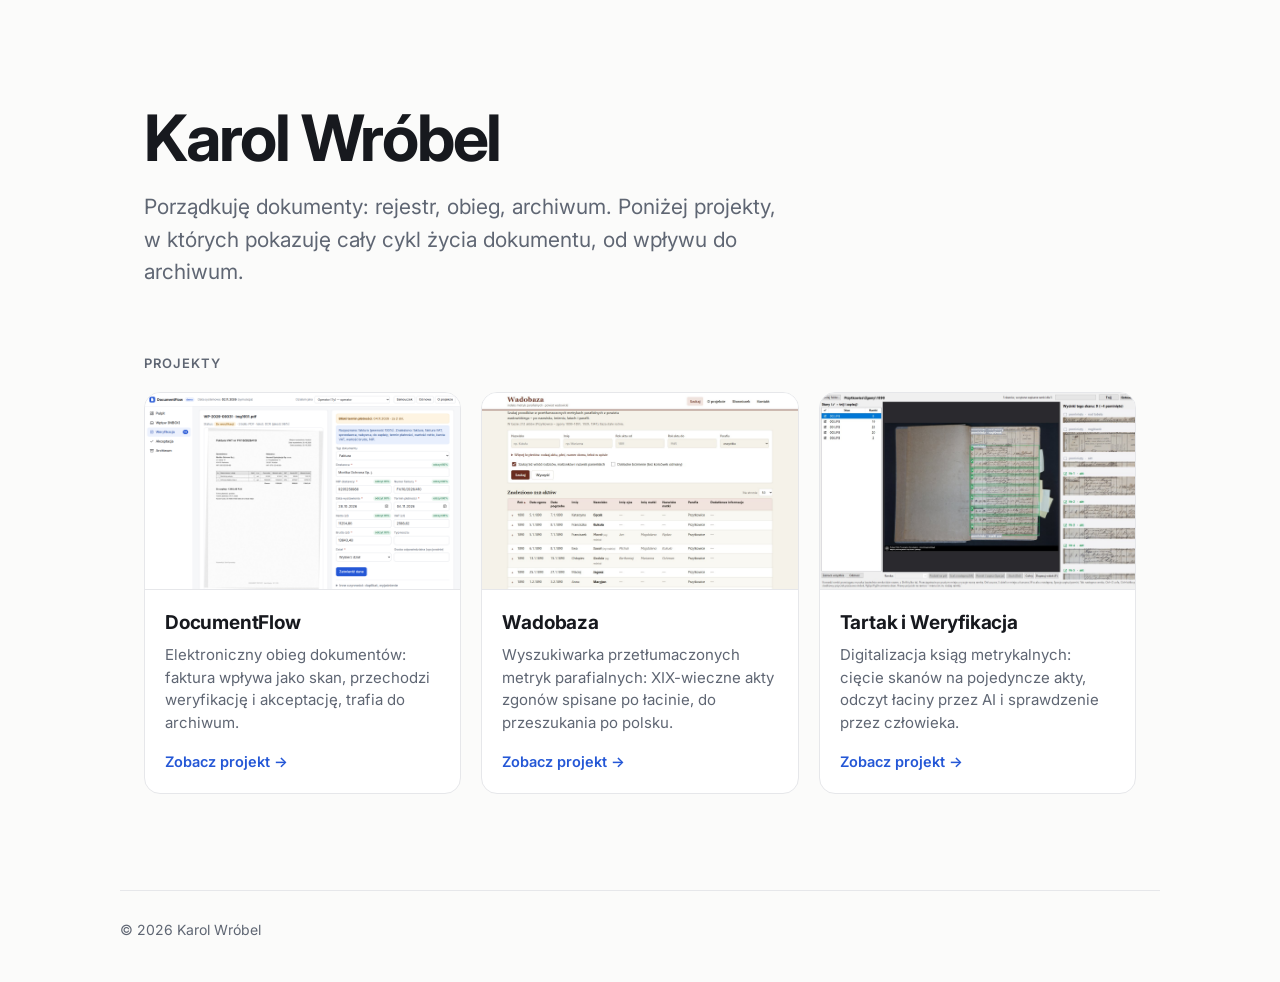
<file: index.html>
<!doctype html>
<html lang="pl">
<head>
<meta charset="utf-8">
<meta name="viewport" content="width=device-width, initial-scale=1">
<title>Karol Wróbel</title>
<meta name="description" content="Porządkuję dokumenty: rejestr, obieg, archiwum. Projekty pokazujące cały cykl życia dokumentu, od wpływu do archiwum.">
<meta property="og:title" content="Karol Wróbel">
<meta property="og:description" content="Porządkuję dokumenty: rejestr, obieg, archiwum.">
<meta property="og:image" content="documentflow/zrzut.png">
<link rel="icon" href="data:image/svg+xml,%3Csvg xmlns='http://www.w3.org/2000/svg' viewBox='0 0 32 32'%3E%3Crect width='32' height='32' rx='8' fill='%2317191e'/%3E%3Ctext x='16' y='21.5' font-family='Arial' font-weight='700' font-size='14' fill='white' text-anchor='middle'%3EKW%3C/text%3E%3C/svg%3E">
<link rel="preconnect" href="https://fonts.googleapis.com">
<link rel="preconnect" href="https://fonts.gstatic.com" crossorigin>
<link href="https://fonts.googleapis.com/css2?family=Inter:wght@400;500;600;700&display=swap" rel="stylesheet">
<link rel="stylesheet" href="style.css?v=202610231510">
</head>
<body>
<main class="strona">
  <header class="hero">
    <h1>Karol Wróbel</h1>
    <p>Porządkuję dokumenty: rejestr, obieg, archiwum. Poniżej projekty, w których pokazuję cały cykl życia dokumentu, od wpływu do archiwum.</p>
  </header>

  <section aria-labelledby="projekty">
    <h2 class="etykieta" id="projekty">Projekty</h2>
    <div class="projekty">
      <a class="projekt" href="documentflow/">
        <div class="miniatura"><img src="documentflow/zrzut.png" alt="Ekran weryfikacji dokumentu w aplikacji DocumentFlow" width="1440" height="900"></div>
        <div class="tresc">
          <h2>DocumentFlow</h2>
          <p>Elektroniczny obieg dokumentów: faktura wpływa jako skan, przechodzi weryfikację i akceptację, trafia do archiwum.</p>
          <span class="wiecej">Zobacz projekt →</span>
        </div>
      </a>
      <a class="projekt" href="wadobaza-projekt/">
        <div class="miniatura"><img src="wadobaza-projekt/zrzut.jpg" alt="Wyszukiwarka aktów zgonów w Wadobazie" width="1440" height="900" loading="lazy"></div>
        <div class="tresc">
          <h2>Wadobaza</h2>
          <p>Wyszukiwarka przetłumaczonych metryk parafialnych: XIX-wieczne akty zgonów spisane po łacinie, do przeszukania po polsku.</p>
          <span class="wiecej">Zobacz projekt →</span>
        </div>
      </a>
      <a class="projekt" href="tartak/">
        <div class="miniatura"><img src="tartak/zrzut-tartak.jpg" alt="Tartak: skan strony księgi z ramkami wokół kolejnych aktów" width="1484" height="861" loading="lazy"></div>
        <div class="tresc">
          <h2>Tartak i Weryfikacja</h2>
          <p>Digitalizacja ksiąg metrykalnych: cięcie skanów na pojedyncze akty, odczyt łaciny przez AI i sprawdzenie przez człowieka.</p>
          <span class="wiecej">Zobacz projekt →</span>
        </div>
      </a>
    </div>
  </section>
</main>
<footer class="strona stopka">© 2026 Karol Wróbel</footer>
</body>
</html>
</file>
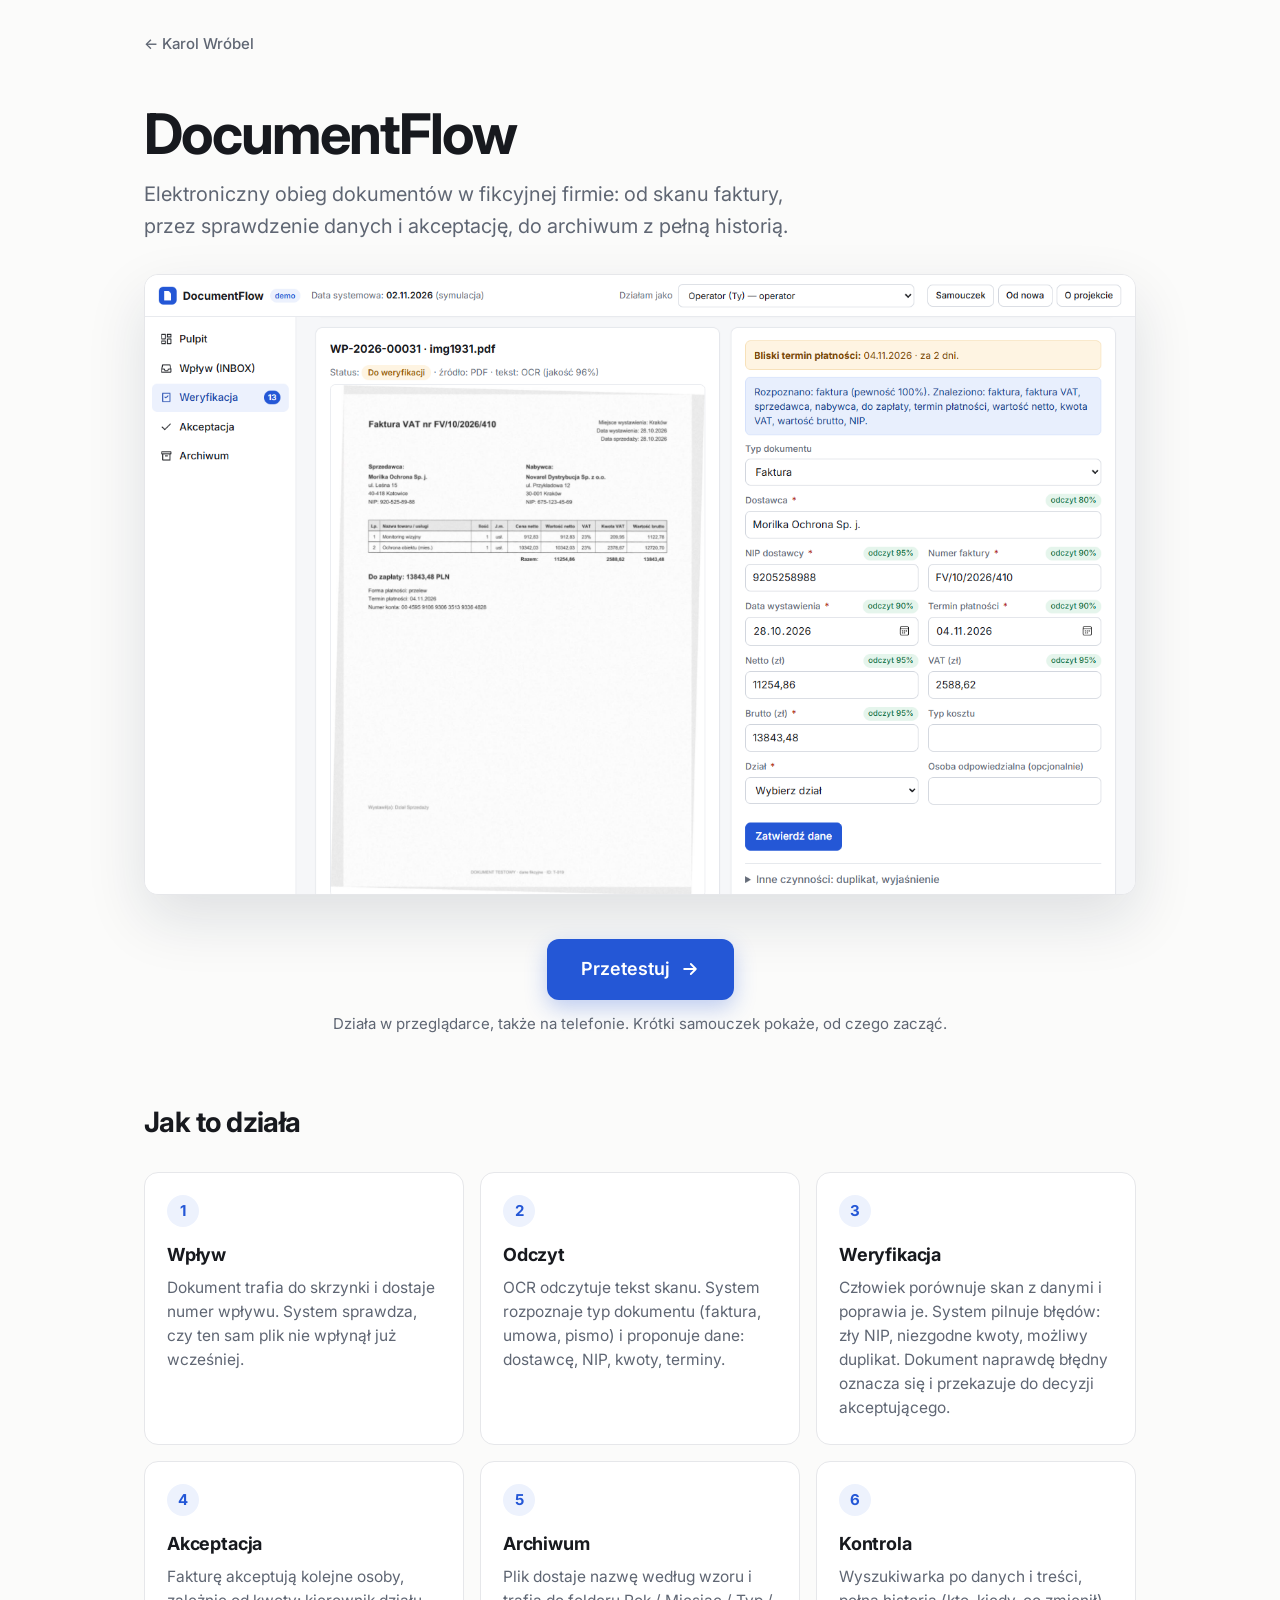
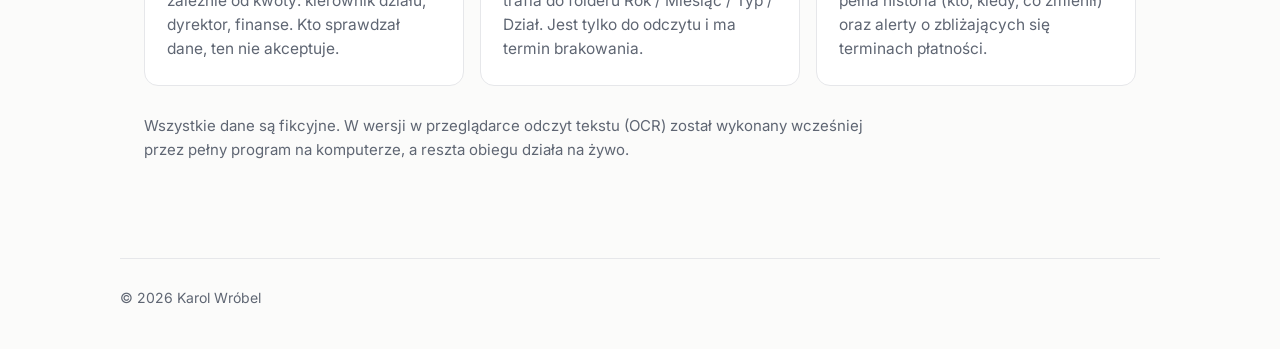
<file: documentflow/index.html>
<!doctype html>
<html lang="pl">
<head>
<meta charset="utf-8">
<meta name="viewport" content="width=device-width, initial-scale=1">
<title>DocumentFlow · Karol Wróbel</title>
<meta name="description" content="Elektroniczny obieg dokumentów: wpływ, odczyt, weryfikacja, akceptacja i archiwum. Demo do przetestowania w przeglądarce.">
<meta property="og:title" content="DocumentFlow · Karol Wróbel">
<meta property="og:image" content="zrzut.png">
<link rel="icon" href="data:image/svg+xml,%3Csvg xmlns='http://www.w3.org/2000/svg' viewBox='0 0 32 32'%3E%3Crect width='32' height='32' rx='8' fill='%2317191e'/%3E%3Ctext x='16' y='21.5' font-family='Arial' font-weight='700' font-size='14' fill='white' text-anchor='middle'%3EKW%3C/text%3E%3C/svg%3E">
<link rel="preconnect" href="https://fonts.googleapis.com">
<link rel="preconnect" href="https://fonts.gstatic.com" crossorigin>
<link href="https://fonts.googleapis.com/css2?family=Inter:wght@400;500;600;700&display=swap" rel="stylesheet">
<link rel="stylesheet" href="../style.css?v=202610231510">
</head>
<body>
<main class="strona">
  <a class="wstecz" href="../">← Karol Wróbel</a>

  <header class="projekt-naglowek">
    <h1>DocumentFlow</h1>
    <p>Elektroniczny obieg dokumentów w fikcyjnej firmie: od skanu faktury, przez sprawdzenie danych i akceptację, do archiwum z pełną historią.</p>
  </header>

  <div class="zrzut"><img src="zrzut.png" alt="Ekran weryfikacji: po lewej skan faktury, po prawej dane odczytane przez system do sprawdzenia" width="1440" height="900"></div>

  <div class="przetestuj">
    <a class="btn-duzy" href="demo/">
      Przetestuj
      <svg viewBox="0 0 24 24" fill="none" stroke="currentColor" stroke-width="2.2" stroke-linecap="round" stroke-linejoin="round" aria-hidden="true"><path d="M5 12h14M13 6l6 6-6 6"/></svg>
    </a>
    <p>Działa w przeglądarce, także na telefonie. Krótki samouczek pokaże, od czego zacząć.</p>
  </div>

  <section class="workflow" aria-labelledby="jak">
    <h2 id="jak">Jak to działa</h2>
    <ol class="kroki">
      <li class="krok"><h3>Wpływ</h3><p>Dokument trafia do skrzynki i dostaje numer wpływu. System sprawdza, czy ten sam plik nie wpłynął już wcześniej.</p></li>
      <li class="krok"><h3>Odczyt</h3><p>OCR odczytuje tekst skanu. System rozpoznaje typ dokumentu (faktura, umowa, pismo) i proponuje dane: dostawcę, NIP, kwoty, terminy.</p></li>
      <li class="krok"><h3>Weryfikacja</h3><p>Człowiek porównuje skan z danymi i poprawia je. System pilnuje błędów: zły NIP, niezgodne kwoty, możliwy duplikat. Dokument naprawdę błędny oznacza się i przekazuje do decyzji akceptującego.</p></li>
      <li class="krok"><h3>Akceptacja</h3><p>Fakturę akceptują kolejne osoby, zależnie od kwoty: kierownik działu, dyrektor, finanse. Kto sprawdzał dane, ten nie akceptuje.</p></li>
      <li class="krok"><h3>Archiwum</h3><p>Plik dostaje nazwę według wzoru i trafia do folderu Rok / Miesiąc / Typ / Dział. Jest tylko do odczytu i ma termin brakowania.</p></li>
      <li class="krok"><h3>Kontrola</h3><p>Wyszukiwarka po danych i treści, pełna historia (kto, kiedy, co zmienił) oraz alerty o zbliżających się terminach płatności.</p></li>
    </ol>
    <p class="dopisek">Wszystkie dane są fikcyjne. W wersji w przeglądarce odczyt tekstu (OCR) został wykonany wcześniej przez pełny program na komputerze, a reszta obiegu działa na żywo.</p>
  </section>
</main>
<footer class="strona stopka">© 2026 Karol Wróbel</footer>
</body>
</html>
</file>
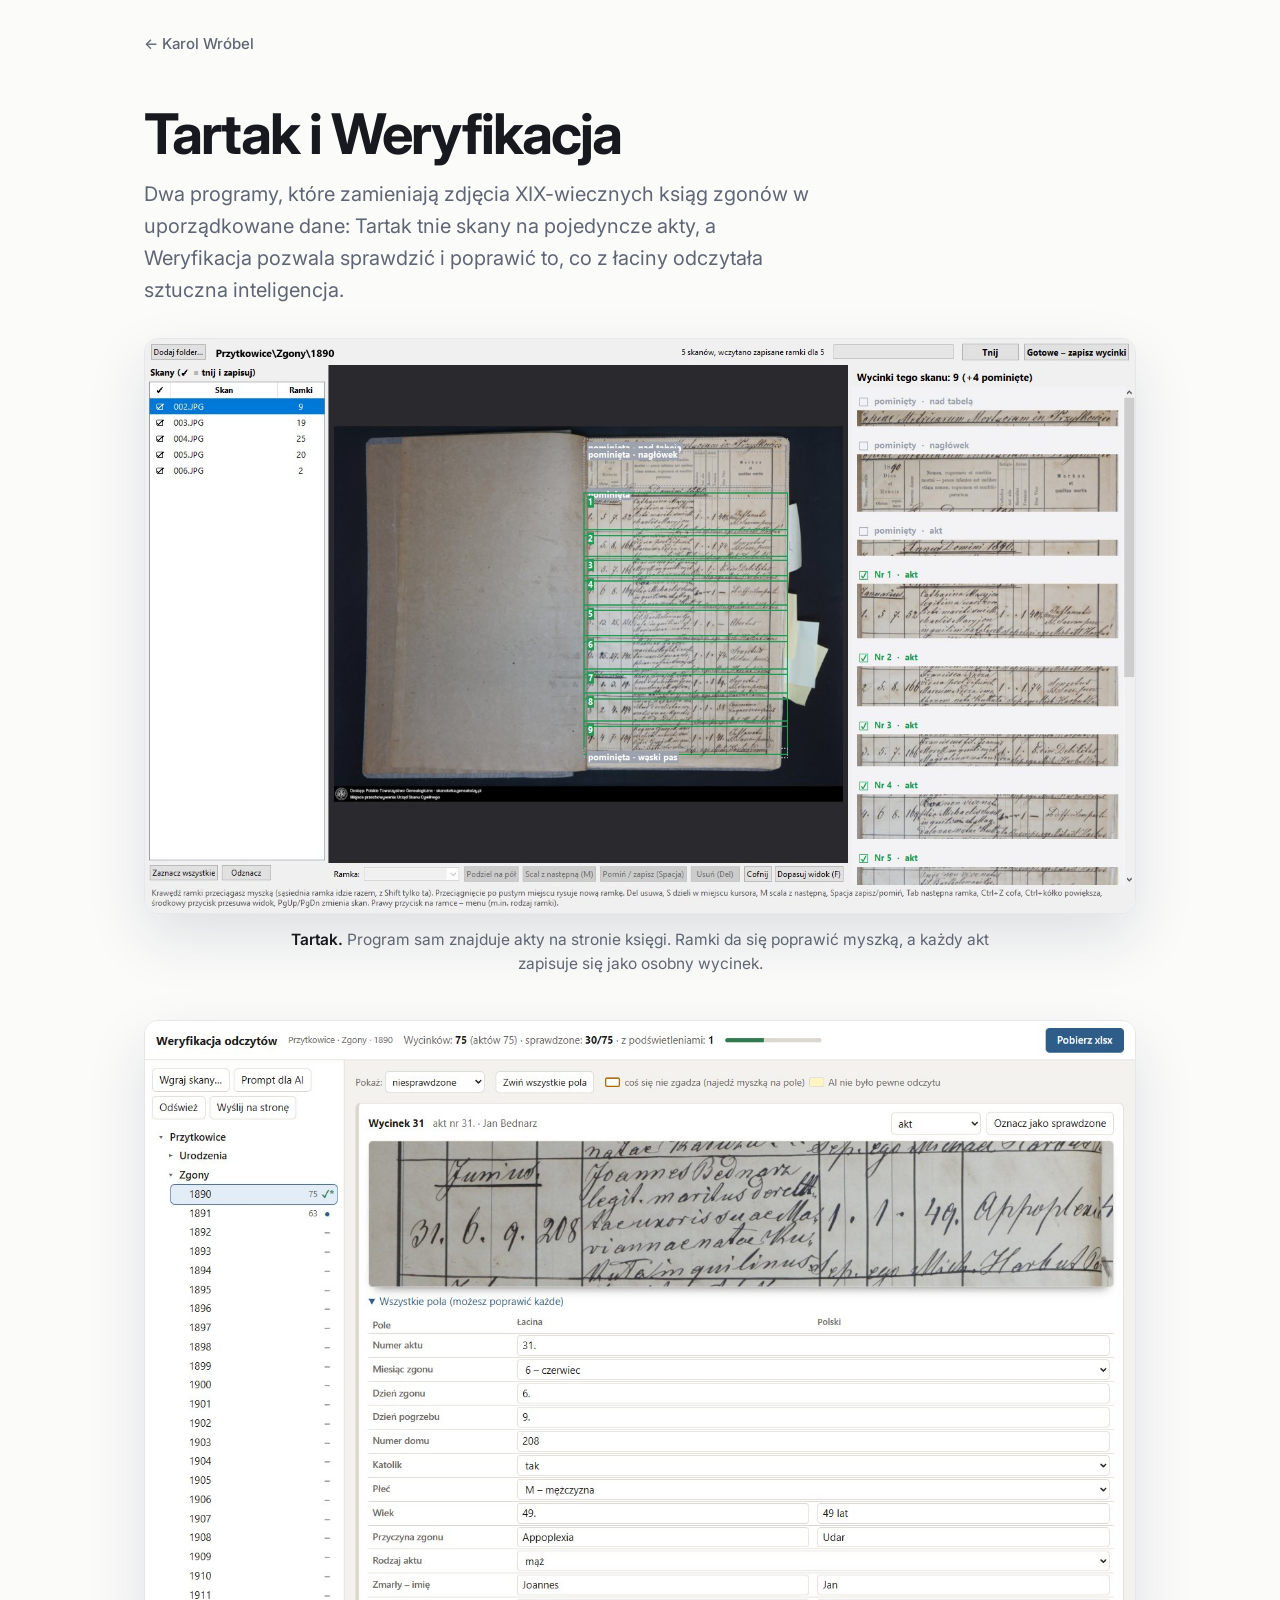
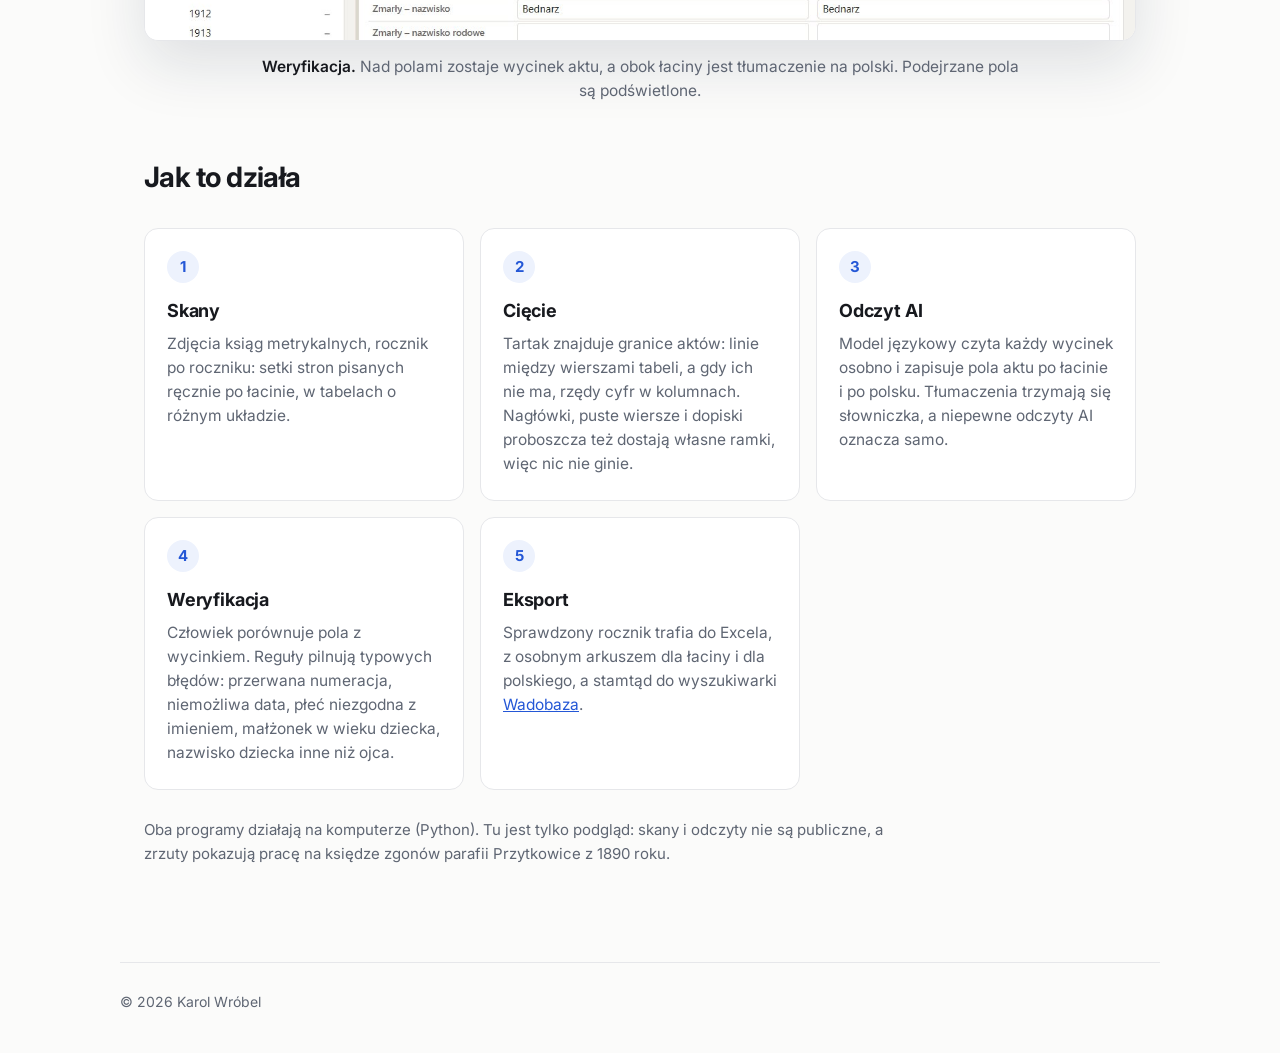
<file: tartak/index.html>
<!doctype html>
<html lang="pl">
<head>
<meta charset="utf-8">
<meta name="viewport" content="width=device-width, initial-scale=1">
<title>Tartak i Weryfikacja · Karol Wróbel</title>
<meta name="description" content="Programy do digitalizacji ksiąg metrykalnych: cięcie skanów na pojedyncze akty, odczyt łaciny przez AI i weryfikacja przez człowieka.">
<meta property="og:title" content="Tartak i Weryfikacja · Karol Wróbel">
<meta property="og:image" content="zrzut-tartak.jpg">
<link rel="icon" href="data:image/svg+xml,%3Csvg xmlns='http://www.w3.org/2000/svg' viewBox='0 0 32 32'%3E%3Crect width='32' height='32' rx='8' fill='%2317191e'/%3E%3Ctext x='16' y='21.5' font-family='Arial' font-weight='700' font-size='14' fill='white' text-anchor='middle'%3EKW%3C/text%3E%3C/svg%3E">
<link rel="preconnect" href="https://fonts.googleapis.com">
<link rel="preconnect" href="https://fonts.gstatic.com" crossorigin>
<link href="https://fonts.googleapis.com/css2?family=Inter:wght@400;500;600;700&display=swap" rel="stylesheet">
<link rel="stylesheet" href="../style.css?v=202610231510">
</head>
<body>
<main class="strona">
  <a class="wstecz" href="../">← Karol Wróbel</a>

  <header class="projekt-naglowek">
    <h1>Tartak i Weryfikacja</h1>
    <p>Dwa programy, które zamieniają zdjęcia XIX-wiecznych ksiąg zgonów w uporządkowane dane: Tartak tnie skany na pojedyncze akty, a Weryfikacja pozwala sprawdzić i poprawić to, co z łaciny odczytała sztuczna inteligencja.</p>
  </header>

  <figure class="zrzut-blok">
    <div class="zrzut"><img src="zrzut-tartak.jpg" alt="Tartak: skan strony księgi zgonów z ramkami wokół kolejnych aktów, po prawej lista wyciętych fragmentów" width="1484" height="861"></div>
    <figcaption class="podpis"><b>Tartak.</b> Program sam znajduje akty na stronie księgi. Ramki da się poprawić myszką, a każdy akt zapisuje się jako osobny wycinek.</figcaption>
  </figure>

  <figure class="zrzut-blok">
    <div class="zrzut"><img src="zrzut-weryfikacja.jpg" alt="Weryfikacja: wycinek aktu nad tabelą pól odczytanych po łacinie i przetłumaczonych na polski" width="1440" height="900"></div>
    <figcaption class="podpis"><b>Weryfikacja.</b> Nad polami zostaje wycinek aktu, a obok łaciny jest tłumaczenie na polski. Podejrzane pola są podświetlone.</figcaption>
  </figure>

  <section class="workflow" aria-labelledby="jak">
    <h2 id="jak">Jak to działa</h2>
    <ol class="kroki">
      <li class="krok"><h3>Skany</h3><p>Zdjęcia ksiąg metrykalnych, rocznik po roczniku: setki stron pisanych ręcznie po łacinie, w tabelach o różnym układzie.</p></li>
      <li class="krok"><h3>Cięcie</h3><p>Tartak znajduje granice aktów: linie między wierszami tabeli, a gdy ich nie ma, rzędy cyfr w kolumnach. Nagłówki, puste wiersze i dopiski proboszcza też dostają własne ramki, więc nic nie ginie.</p></li>
      <li class="krok"><h3>Odczyt AI</h3><p>Model językowy czyta każdy wycinek osobno i zapisuje pola aktu po łacinie i po polsku. Tłumaczenia trzymają się słowniczka, a niepewne odczyty AI oznacza samo.</p></li>
      <li class="krok"><h3>Weryfikacja</h3><p>Człowiek porównuje pola z wycinkiem. Reguły pilnują typowych błędów: przerwana numeracja, niemożliwa data, płeć niezgodna z imieniem, małżonek w wieku dziecka, nazwisko dziecka inne niż ojca.</p></li>
      <li class="krok"><h3>Eksport</h3><p>Sprawdzony rocznik trafia do Excela, z osobnym arkuszem dla łaciny i dla polskiego, a stamtąd do wyszukiwarki <a href="../wadobaza-projekt/">Wadobaza</a>.</p></li>
    </ol>
    <p class="dopisek">Oba programy działają na komputerze (Python). Tu jest tylko podgląd: skany i odczyty nie są publiczne, a zrzuty pokazują pracę na księdze zgonów parafii Przytkowice z 1890 roku.</p>
  </section>
</main>
<footer class="strona stopka">© 2026 Karol Wróbel</footer>
</body>
</html>
</file>
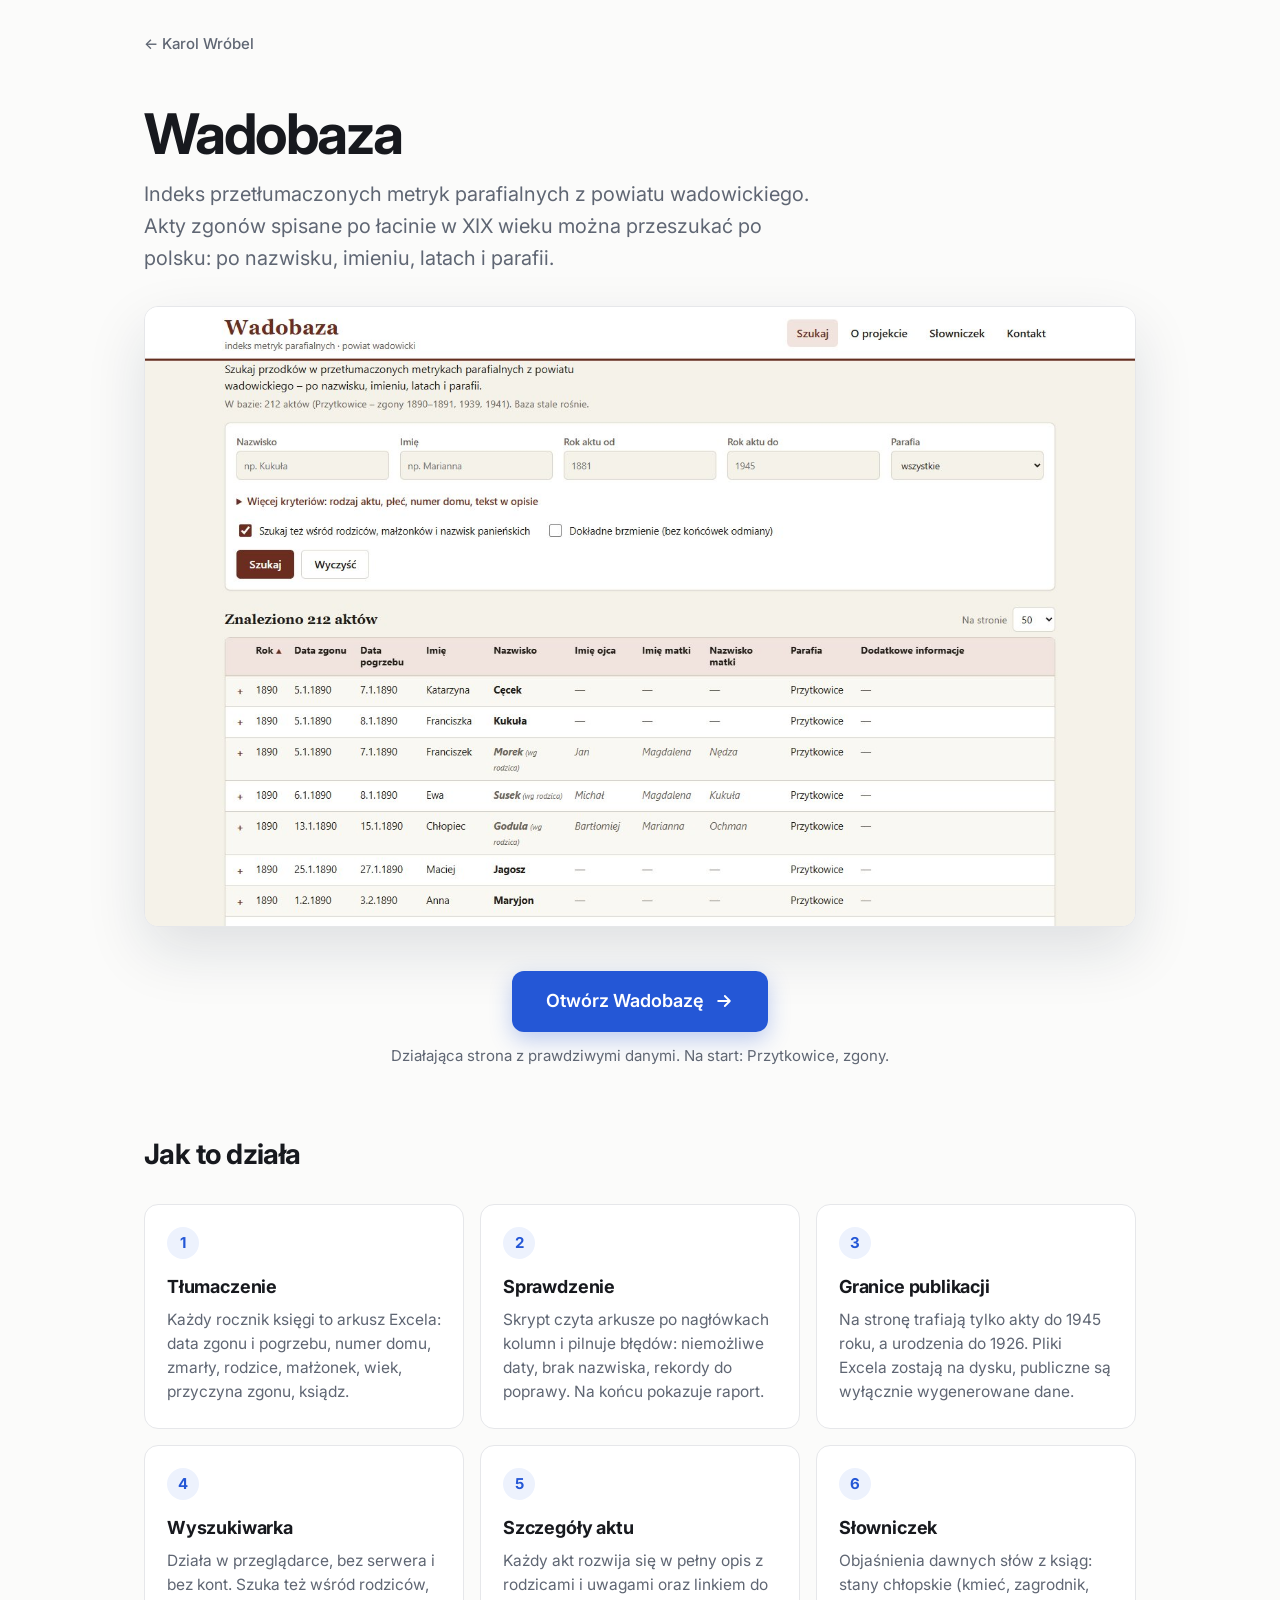
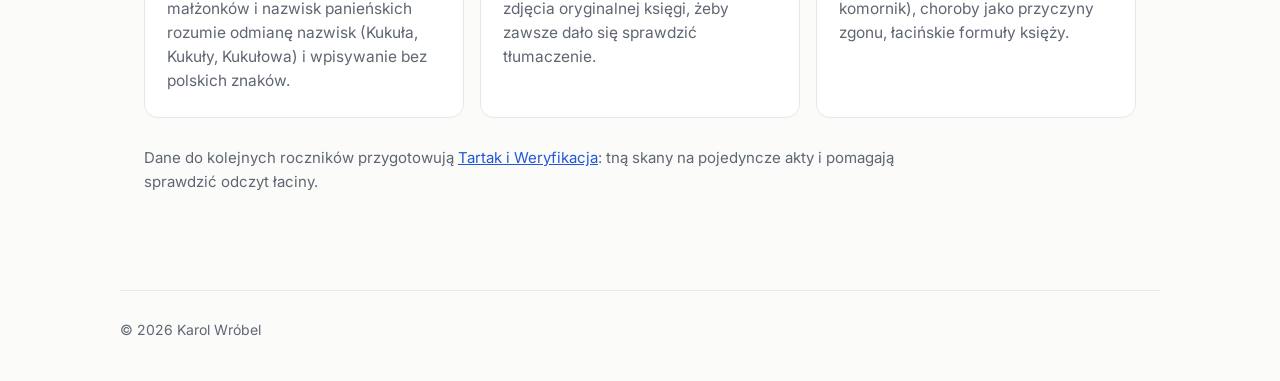
<file: wadobaza-projekt/index.html>
<!doctype html>
<html lang="pl">
<head>
<meta charset="utf-8">
<meta name="viewport" content="width=device-width, initial-scale=1">
<title>Wadobaza · Karol Wróbel</title>
<meta name="description" content="Wyszukiwarka przetłumaczonych metryk parafialnych z powiatu wadowickiego: po nazwisku, imieniu, latach i parafii.">
<meta property="og:title" content="Wadobaza · Karol Wróbel">
<meta property="og:image" content="zrzut.jpg">
<link rel="icon" href="data:image/svg+xml,%3Csvg xmlns='http://www.w3.org/2000/svg' viewBox='0 0 32 32'%3E%3Crect width='32' height='32' rx='8' fill='%2317191e'/%3E%3Ctext x='16' y='21.5' font-family='Arial' font-weight='700' font-size='14' fill='white' text-anchor='middle'%3EKW%3C/text%3E%3C/svg%3E">
<link rel="preconnect" href="https://fonts.googleapis.com">
<link rel="preconnect" href="https://fonts.gstatic.com" crossorigin>
<link href="https://fonts.googleapis.com/css2?family=Inter:wght@400;500;600;700&display=swap" rel="stylesheet">
<link rel="stylesheet" href="../style.css?v=202610231510">
</head>
<body>
<main class="strona">
  <a class="wstecz" href="../">← Karol Wróbel</a>

  <header class="projekt-naglowek">
    <h1>Wadobaza</h1>
    <p>Indeks przetłumaczonych metryk parafialnych z powiatu wadowickiego. Akty zgonów spisane po łacinie w XIX wieku można przeszukać po polsku: po nazwisku, imieniu, latach i parafii.</p>
  </header>

  <div class="zrzut"><img src="zrzut.jpg" alt="Wyszukiwarka Wadobazy: formularz wyszukiwania i tabela znalezionych aktów zgonów z Przytkowic z 1890 roku" width="1440" height="900"></div>

  <div class="przetestuj">
    <a class="btn-duzy" href="https://wrobelkarol.github.io/wadobaza/">
      Otwórz Wadobazę
      <svg viewBox="0 0 24 24" fill="none" stroke="currentColor" stroke-width="2.2" stroke-linecap="round" stroke-linejoin="round" aria-hidden="true"><path d="M5 12h14M13 6l6 6-6 6"/></svg>
    </a>
    <p>Działająca strona z prawdziwymi danymi. Na start: Przytkowice, zgony.</p>
  </div>

  <section class="workflow" aria-labelledby="jak">
    <h2 id="jak">Jak to działa</h2>
    <ol class="kroki">
      <li class="krok"><h3>Tłumaczenie</h3><p>Każdy rocznik księgi to arkusz Excela: data zgonu i pogrzebu, numer domu, zmarły, rodzice, małżonek, wiek, przyczyna zgonu, ksiądz.</p></li>
      <li class="krok"><h3>Sprawdzenie</h3><p>Skrypt czyta arkusze po nagłówkach kolumn i pilnuje błędów: niemożliwe daty, brak nazwiska, rekordy do poprawy. Na końcu pokazuje raport.</p></li>
      <li class="krok"><h3>Granice publikacji</h3><p>Na stronę trafiają tylko akty do 1945 roku, a urodzenia do 1926. Pliki Excela zostają na dysku, publiczne są wyłącznie wygenerowane dane.</p></li>
      <li class="krok"><h3>Wyszukiwarka</h3><p>Działa w przeglądarce, bez serwera i bez kont. Szuka też wśród rodziców, małżonków i nazwisk panieńskich rozumie odmianę nazwisk (Kukuła, Kukuły, Kukułowa) i wpisywanie bez polskich znaków.</p></li>
      <li class="krok"><h3>Szczegóły aktu</h3><p>Każdy akt rozwija się w pełny opis z rodzicami i uwagami oraz linkiem do zdjęcia oryginalnej księgi, żeby zawsze dało się sprawdzić tłumaczenie.</p></li>
      <li class="krok"><h3>Słowniczek</h3><p>Objaśnienia dawnych słów z ksiąg: stany chłopskie (kmieć, zagrodnik, komornik), choroby jako przyczyny zgonu, łacińskie formuły księży.</p></li>
    </ol>
    <p class="dopisek">Dane do kolejnych roczników przygotowują <a href="../tartak/">Tartak i Weryfikacja</a>: tną skany na pojedyncze akty i pomagają sprawdzić odczyt łaciny.</p>
  </section>
</main>
<footer class="strona stopka">© 2026 Karol Wróbel</footer>
</body>
</html>
</file>
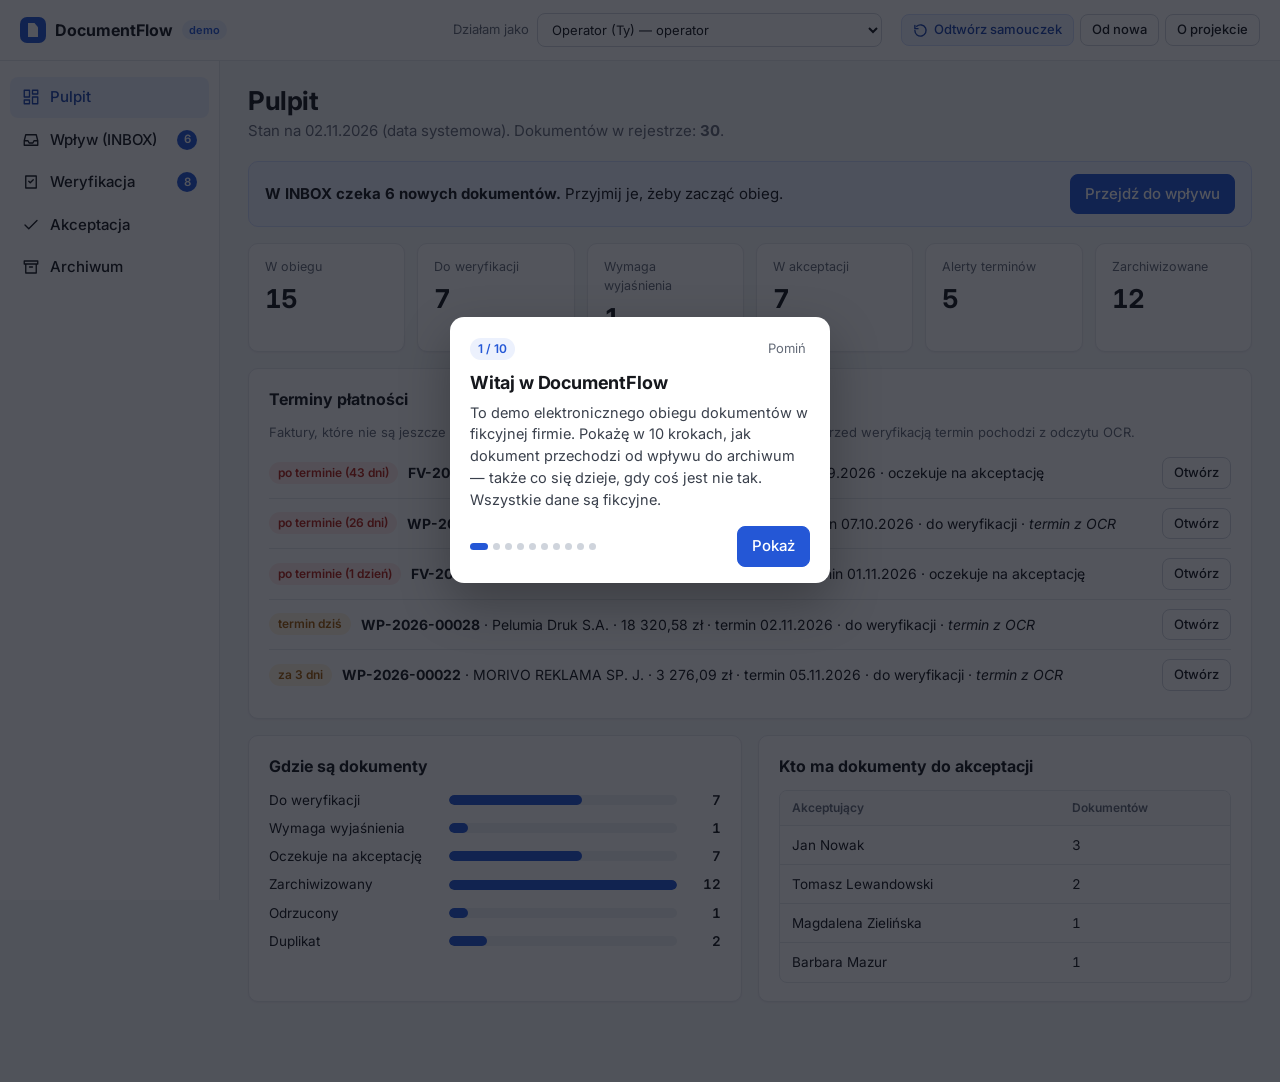
<file: documentflow/demo/index.html>
<!doctype html>
<html lang="pl">
<head>
<meta charset="utf-8">
<meta name="viewport" content="width=device-width, initial-scale=1">
<title>DocumentFlow — demo</title>
<meta name="description" content="Demo elektronicznego obiegu dokumentów: wpływ, odczyt, weryfikacja, akceptacja i archiwum. Dane fikcyjne.">
<link rel="icon" href="data:image/svg+xml,%3Csvg xmlns='http://www.w3.org/2000/svg' viewBox='0 0 32 32'%3E%3Crect width='32' height='32' rx='7' fill='%232457d6'/%3E%3Cpath d='M10 8h8l5 5v11H10z' fill='white'/%3E%3C/svg%3E">
<link rel="preconnect" href="https://fonts.googleapis.com">
<link rel="preconnect" href="https://fonts.gstatic.com" crossorigin>
<link href="https://fonts.googleapis.com/css2?family=Inter:wght@400;500;600;700&display=swap" rel="stylesheet">
<link rel="stylesheet" href="app.css?v=202610072004">
</head>
<body>
<header class="topbar">
  <a class="brand" href="#/pulpit"><span class="logo" aria-hidden="true"></span>DocumentFlow<span class="znacznik">demo</span></a>
  <div class="topbar-data">Data systemowa: <b>02.11.2026</b> <span class="wyciszone">(symulacja)</span></div>
  <label class="rola" data-tour="rola">
    <span>Działam jako</span>
    <select id="rola" aria-label="Działam jako"></select>
  </label>
  <div class="topbar-akcje">
    <button id="btn-samouczek" class="btn maly akcent" title="Odtwórz samouczek jeszcze raz"><svg viewBox="0 0 24 24" aria-hidden="true"><path d="M3 12a9 9 0 1 0 3-6.7M3 4v5h5"/></svg>Odtwórz samouczek</button>
    <button id="btn-reset" class="btn maly">Od nowa</button>
    <a href="../" class="btn maly">O projekcie</a>
  </div>
</header>
<div class="uklad">
  <nav class="nawigacja" id="nawigacja" aria-label="Menu"></nav>
  <main id="widok" class="widok"><p class="wyciszone">Wczytywanie…</p></main>
</div>
<div id="toasty" aria-live="polite"></div>
<script src="app.js?v=202610072004"></script>
</body>
</html>
</file>
<file: style.css>
:root {
  --tlo: #fbfbfa;
  --karta: #ffffff;
  --tekst: #17191e;
  --wyciszony: #5f6673;
  --linia: #e6e7ea;
  --akcent: #2457d6;
  --akcent-ciemny: #1b45ad;
  --akcent-jasny: #edf2fd;
  color-scheme: light;
}
* { box-sizing: border-box; }
html { -webkit-text-size-adjust: 100%; }
body {
  margin: 0; background: var(--tlo); color: var(--tekst);
  font: 17px/1.6 Inter, system-ui, -apple-system, "Segoe UI", Roboto, sans-serif;
  -webkit-font-smoothing: antialiased;
}
a { color: var(--akcent); }
img { max-width: 100%; display: block; }
.strona { max-width: 1040px; margin: 0 auto; padding: 0 24px; }

/* ---------- landing */
.hero { padding: 104px 0 64px; }
.hero h1 { font-size: clamp(40px, 6.5vw, 64px); line-height: 1.05; letter-spacing: -.035em; margin: 0 0 20px; font-weight: 700; }
.hero p { font-size: clamp(18px, 2.2vw, 21px); color: var(--wyciszony); max-width: 640px; margin: 0; line-height: 1.55; }
.etykieta { font-size: 13px; font-weight: 600; letter-spacing: .08em; text-transform: uppercase; color: var(--wyciszony); margin: 0 0 18px; }
.projekty { display: grid; grid-template-columns: repeat(3, minmax(0, 1fr)); gap: 20px; padding-bottom: 96px; }
.projekt {
  display: flex; flex-direction: column; background: var(--karta); border: 1px solid var(--linia); border-radius: 16px;
  overflow: hidden; text-decoration: none; color: inherit; transition: transform .2s ease, box-shadow .2s ease, border-color .2s;
}
a.projekt:hover { transform: translateY(-3px); box-shadow: 0 14px 36px rgba(20, 30, 60, .1); border-color: #d6d9df; }
a.projekt:focus-visible { outline: 3px solid var(--akcent); outline-offset: 3px; }
.projekt .miniatura { aspect-ratio: 16 / 10; background: #f1f3f6; border-bottom: 1px solid var(--linia); overflow: hidden; }
.projekt .miniatura img { width: 100%; height: 100%; object-fit: cover; object-position: left top; transition: transform .4s ease; }
a.projekt:hover .miniatura img { transform: scale(1.03); }
.projekt .tresc { padding: 18px 20px 20px; display: flex; flex-direction: column; gap: 6px; flex: 1; }
.projekt h2 { font-size: 19px; margin: 0; letter-spacing: -.01em; }
.projekt p { margin: 0; color: var(--wyciszony); font-size: 15px; line-height: 1.5; }
.projekt .wiecej { margin-top: auto; padding-top: 10px; font-size: 14.5px; font-weight: 600; color: var(--akcent); }
.projekt.pusty { background: transparent; border-style: dashed; border-width: 1.5px; }
.projekt.pusty .miniatura { background: repeating-linear-gradient(135deg, #f5f6f8 0 12px, #f0f1f4 12px 24px); display: flex; align-items: center; justify-content: center; border-bottom-style: dashed; }
.projekt.pusty .miniatura span { font-size: 13px; font-weight: 600; color: #9aa0ab; letter-spacing: .06em; text-transform: uppercase; }
.projekt.pusty h2 { color: #8a909b; }
.stopka { border-top: 1px solid var(--linia); padding: 28px 0 40px; color: var(--wyciszony); font-size: 14px; }

/* ---------- strona projektu */
.wstecz { display: inline-flex; align-items: center; gap: 6px; margin: 32px 0 0; color: var(--wyciszony); text-decoration: none; font-size: 15px; font-weight: 500; }
.wstecz:hover { color: var(--tekst); }
.projekt-naglowek { padding: 48px 0 32px; }
.projekt-naglowek h1 { font-size: clamp(38px, 6vw, 56px); line-height: 1.05; letter-spacing: -.035em; margin: 0 0 14px; }
.projekt-naglowek p { font-size: clamp(18px, 2.2vw, 20px); color: var(--wyciszony); max-width: 680px; margin: 0; }
.zrzut { border-radius: 14px; overflow: hidden; border: 1px solid var(--linia); box-shadow: 0 24px 60px rgba(20, 30, 60, .12); background: #fff; }
.zrzut img { width: 100%; height: auto; }
.zrzut-blok { margin: 0 0 44px; }
.podpis { margin: 14px auto 0; max-width: 760px; text-align: center; color: var(--wyciszony); font-size: 15.5px; line-height: 1.55; }
.podpis b { color: var(--tekst); font-weight: 600; }
.przetestuj { display: flex; flex-direction: column; align-items: center; gap: 12px; padding: 44px 0 56px; text-align: center; }
.btn-duzy {
  display: inline-flex; align-items: center; gap: 10px; background: var(--akcent); color: #fff; text-decoration: none;
  font-weight: 600; font-size: 18px; padding: 16px 34px; border-radius: 12px; box-shadow: 0 8px 22px rgba(36, 87, 214, .28);
  transition: background .15s, transform .15s, box-shadow .15s;
}
.btn-duzy:hover { background: var(--akcent-ciemny); transform: translateY(-1px); box-shadow: 0 12px 28px rgba(36, 87, 214, .34); }
.btn-duzy:focus-visible { outline: 3px solid #9db5ef; outline-offset: 3px; }
.btn-duzy svg { width: 20px; height: 20px; }
.przetestuj p { margin: 0; color: var(--wyciszony); font-size: 15px; }
.workflow { padding: 8px 0 96px; }
.workflow h2 { font-size: 28px; letter-spacing: -.02em; margin: 0 0 28px; }
.kroki { list-style: none; margin: 0; padding: 0; display: grid; grid-template-columns: repeat(3, minmax(0, 1fr)); gap: 16px; counter-reset: krok; }
.krok { background: var(--karta); border: 1px solid var(--linia); border-radius: 14px; padding: 22px 22px 24px; counter-increment: krok; }
.krok::before {
  content: counter(krok); display: inline-flex; align-items: center; justify-content: center; width: 32px; height: 32px;
  border-radius: 50%; background: var(--akcent-jasny); color: var(--akcent); font-weight: 700; font-size: 15px; margin-bottom: 14px;
}
.krok h3 { font-size: 18px; margin: 0 0 6px; letter-spacing: -.01em; }
.krok p { margin: 0; color: var(--wyciszony); font-size: 15.5px; line-height: 1.55; }
.dopisek { margin: 28px 0 0; color: var(--wyciszony); font-size: 15px; max-width: 760px; }

@media (max-width: 900px) {
  .projekty { grid-template-columns: repeat(2, minmax(0, 1fr)); }
  .kroki { grid-template-columns: repeat(2, minmax(0, 1fr)); }
}
@media (max-width: 600px) {
  .strona { padding: 0 16px; }
  .hero { padding: 64px 0 44px; }
  .projekty { grid-template-columns: 1fr; padding-bottom: 64px; }
  .kroki { grid-template-columns: 1fr; }
  .projekt-naglowek { padding: 32px 0 24px; }
  .zrzut { border-radius: 10px; }
  .zrzut-blok { margin-bottom: 32px; }
  .podpis { text-align: left; }
  .btn-duzy { width: 100%; justify-content: center; }
  .workflow { padding-bottom: 64px; }
}
@media (prefers-reduced-motion: reduce) {
  * { transition: none !important; animation: none !important; }
}
</file>
<file: documentflow/demo/app.css>
:root {
  --tlo: #f6f7f9;
  --karta: #ffffff;
  --tekst: #16181d;
  --wyciszony: #646b78;
  --linia: #e3e6eb;
  --linia-mocna: #cfd4dc;
  --akcent: #2457d6;
  --akcent-ciemny: #1b45ad;
  --akcent-jasny: #ecf1fd;
  --czerwony: #b42318; --czerwony-tlo: #fdecea;
  --pomaranczowy: #a15c07; --pomaranczowy-tlo: #fef4e2;
  --zielony: #157347; --zielony-tlo: #e5f5ec;
  --niebieski: #1d4fc4; --niebieski-tlo: #e8effd;
  --fioletowy: #6a3fc9; --fioletowy-tlo: #f0eafd;
  --szary: #4b5260; --szary-tlo: #eef0f3;
  --promien: 10px;
  --cien: 0 1px 2px rgba(16, 24, 40, .05);
  color-scheme: light;
}
* { box-sizing: border-box; }
html { -webkit-text-size-adjust: 100%; }
body {
  margin: 0; background: var(--tlo); color: var(--tekst);
  font: 15px/1.5 Inter, system-ui, -apple-system, "Segoe UI", Roboto, sans-serif;
}
a { color: var(--akcent); }
h1 { font-size: 26px; line-height: 1.2; margin: 0 0 4px; letter-spacing: -.015em; }
h2 { font-size: 16px; margin: 0 0 12px; }
h3 { font-size: 14px; margin: 18px 0 8px; }
code { font: 12.5px/1.4 ui-monospace, "Cascadia Mono", Consolas, monospace; background: var(--szary-tlo); padding: 2px 5px; border-radius: 5px; word-break: break-all; }
.wyciszone { color: var(--wyciszony); font-weight: 400; }
.podpis { color: var(--wyciszony); font-size: 13px; margin: 6px 0; }
.nowrap { white-space: nowrap; }

/* ---------- górny pasek */
.topbar {
  display: flex; align-items: center; gap: 16px; flex-wrap: wrap;
  padding: 10px 20px; background: var(--karta); border-bottom: 1px solid var(--linia);
  position: sticky; top: 0; z-index: 30;
}
.brand { display: flex; align-items: center; gap: 9px; font-weight: 700; color: var(--tekst); text-decoration: none; font-size: 16px; }
.logo { width: 26px; height: 26px; border-radius: 7px; background: var(--akcent); position: relative; flex: none; }
.logo::after { content: ""; position: absolute; left: 8px; top: 6px; width: 10px; height: 14px; background: #fff; clip-path: polygon(0 0, 65% 0, 100% 30%, 100% 100%, 0 100%); }
.znacznik { font-size: 11px; font-weight: 600; color: var(--akcent); background: var(--akcent-jasny); padding: 2px 7px; border-radius: 99px; }
.topbar-data { font-size: 13px; color: var(--wyciszony); }
.topbar-data b { color: var(--tekst); font-weight: 600; }
.rola { display: flex; align-items: center; gap: 8px; margin-left: auto; font-size: 13px; color: var(--wyciszony); padding: 3px; border-radius: 10px; }
.rola select { min-width: 250px; }
.topbar-akcje { display: flex; gap: 6px; }

/* ---------- układ */
.uklad { display: grid; grid-template-columns: 220px minmax(0, 1fr); min-height: calc(100vh - 57px); }
.nawigacja { padding: 16px 10px; border-right: 1px solid var(--linia); background: var(--karta); position: sticky; top: var(--wys-paska, 57px); align-self: start; height: calc(100vh - var(--wys-paska, 57px)); }
.nawigacja a {
  display: flex; align-items: center; gap: 10px; padding: 9px 12px; border-radius: 8px;
  color: var(--tekst); text-decoration: none; font-weight: 500; margin-bottom: 2px;
}
.nawigacja a:hover { background: var(--szary-tlo); }
.nawigacja a.aktywna { background: var(--akcent-jasny); color: var(--akcent-ciemny); }
.nawigacja svg { width: 18px; height: 18px; fill: none; stroke: currentColor; stroke-width: 1.8; stroke-linecap: round; stroke-linejoin: round; flex: none; }
.licznik { margin-left: auto; background: var(--akcent); color: #fff; font-size: 11.5px; font-weight: 600; min-width: 20px; height: 20px; padding: 0 6px; border-radius: 99px; display: inline-flex; align-items: center; justify-content: center; }
.widok { padding: 24px 28px 64px; max-width: 1280px; width: 100%; }
.naglowek { margin-bottom: 18px; }
.podtytul { color: var(--wyciszony); margin: 0; }

/* ---------- karty i siatki */
.karta { background: var(--karta); border: 1px solid var(--linia); border-radius: var(--promien); padding: 18px 20px; margin-bottom: 16px; box-shadow: var(--cien); }
details.karta > summary { cursor: pointer; font-weight: 600; list-style: none; display: flex; align-items: center; gap: 8px; }
details.karta > summary::-webkit-details-marker { display: none; }
details.karta > summary::before { content: "›"; font-size: 18px; line-height: 1; transition: transform .15s; color: var(--wyciszony); }
details.karta[open] > summary { margin-bottom: 12px; }
details.karta[open] > summary::before { transform: rotate(90deg); }
.dwie-kolumny { display: grid; grid-template-columns: 1fr 1fr; gap: 16px; }
.dwie-kolumny > .karta { margin-bottom: 16px; }
.szczegoly { display: grid; grid-template-columns: minmax(0, 1.05fr) minmax(0, 1fr); gap: 16px; align-items: start; }
.szczegoly > .karta { margin-bottom: 16px; }

.kafelki { display: grid; grid-template-columns: repeat(6, minmax(0, 1fr)); gap: 12px; margin-bottom: 16px; }
.kafelek { background: var(--karta); border: 1px solid var(--linia); border-radius: var(--promien); padding: 14px 16px; text-decoration: none; color: var(--tekst); display: flex; flex-direction: column; gap: 2px; box-shadow: var(--cien); transition: border-color .15s, transform .15s; }
a.kafelek:hover { border-color: var(--akcent); transform: translateY(-1px); }
.kafelek .et { font-size: 12.5px; color: var(--wyciszony); }
.kafelek .wart { font-size: 26px; font-weight: 700; letter-spacing: -.02em; font-variant-numeric: tabular-nums; }

.baner { display: flex; align-items: center; justify-content: space-between; gap: 16px; background: var(--akcent-jasny); border: 1px solid #cddafa; border-radius: var(--promien); padding: 12px 16px; margin-bottom: 16px; }

/* ---------- przyciski i pola */
.btn {
  appearance: none; border: 1px solid var(--linia-mocna); background: var(--karta); color: var(--tekst);
  font: inherit; font-weight: 500; padding: 8px 14px; border-radius: 8px; cursor: pointer; text-decoration: none;
  display: inline-flex; align-items: center; justify-content: center; gap: 6px; white-space: nowrap;
  transition: background .15s, border-color .15s, box-shadow .15s;
}
.btn:hover { background: var(--szary-tlo); }
.btn:focus-visible, select:focus-visible, input:focus-visible, textarea:focus-visible, tr[tabindex="0"]:focus-visible { outline: 2px solid var(--akcent); outline-offset: 2px; }
.btn.glowny { background: var(--akcent); border-color: var(--akcent); color: #fff; }
.btn.glowny:hover { background: var(--akcent-ciemny); }
.btn.niebezpieczny { color: var(--czerwony); }
.btn.niebezpieczny:hover { background: var(--czerwony-tlo); border-color: #f3b8b2; }
.btn.maly { padding: 5px 11px; font-size: 13px; }
.btn:disabled { opacity: .55; cursor: default; }
.akcje { display: flex; gap: 8px; flex-wrap: wrap; margin-top: 14px; }
.akcje.trzy { display: grid; grid-template-columns: repeat(3, 1fr); }

select, input, textarea {
  font: inherit; color: var(--tekst); background: #fff; border: 1px solid var(--linia-mocna); border-radius: 8px;
  padding: 8px 10px; width: 100%; min-height: 38px;
}
textarea { resize: vertical; }
input[type="date"] { min-height: 38px; }
.rola select { width: auto; padding: 6px 10px; min-height: 34px; }
.pole { display: flex; flex-direction: column; gap: 5px; margin-bottom: 12px; font-size: 13px; }
.pole > span { color: var(--wyciszony); font-weight: 500; display: flex; align-items: center; gap: 6px; }
.pole input, .pole select, .pole textarea { font-size: 15px; }
.pola { display: grid; grid-template-columns: 1fr 1fr; gap: 0 14px; }
.pola .pole.szerokie, .pola .pole[data-pole="dostawca"], .pola .pole[data-pole="tytul"], .pola .pole[data-pole="kontrahent"], .pola .pole[data-pole="nadawca"], .pola .pole[data-pole="dotyczy"] { grid-column: 1 / -1; }
.pewnosc { margin-left: auto; font-size: 11.5px; font-weight: 500; color: var(--zielony); background: var(--zielony-tlo); padding: 1px 7px; border-radius: 99px; }
.pewnosc.niska { color: var(--pomaranczowy); background: var(--pomaranczowy-tlo); }
.wymagane { color: var(--czerwony); }
.niska-pewnosc { color: var(--pomaranczowy); }
.blad-pola { color: var(--czerwony); font-weight: 500; }
.blad-pola:empty { display: none; }
.pole.z-bledem input, .pole.z-bledem select { border-color: var(--czerwony); background: #fffafa; }
.przelacznik { display: inline-flex; align-items: center; gap: 8px; margin: 0 0 14px; cursor: pointer; user-select: none; }
.przelacznik input { width: 18px; height: 18px; min-height: 0; accent-color: var(--akcent); }
.filtry { display: grid; grid-template-columns: repeat(4, minmax(0, 1fr)); gap: 0 12px; }
.filtry .szerokie { grid-column: 1 / -1; }
details.inne { margin-top: 18px; border-top: 1px solid var(--linia); padding-top: 12px; }
details.inne summary { cursor: pointer; color: var(--wyciszony); font-weight: 500; margin-bottom: 10px; }

/* ---------- komunikaty i znaczniki */
.komunikat { padding: 10px 12px; border-radius: 8px; margin-bottom: 10px; font-size: 14px; border: 1px solid transparent; }
.komunikat.info { background: var(--niebieski-tlo); color: #183c8f; border-color: #d3e0fb; }
.komunikat.ostrzezenie { background: var(--pomaranczowy-tlo); color: #7a4405; border-color: #f7dfb5; }
.komunikat.blad { background: var(--czerwony-tlo); color: #8f1c13; border-color: #f6cbc6; }
.komunikat.przelacz { display: flex; align-items: center; justify-content: space-between; gap: 10px; flex-wrap: wrap; }
.sukces { color: var(--zielony); font-weight: 500; margin: 0; }
.uwaga { color: var(--wyciszony); font-size: 13px; margin: 14px 0 0; padding-top: 12px; border-top: 1px dashed var(--linia); }
.chip { display: inline-block; font-size: 12px; font-weight: 600; padding: 2px 9px; border-radius: 99px; white-space: nowrap; }
.chip.szary { color: var(--szary); background: var(--szary-tlo); }
.chip.pomaranczowy { color: var(--pomaranczowy); background: var(--pomaranczowy-tlo); }
.chip.czerwony { color: var(--czerwony); background: var(--czerwony-tlo); }
.chip.niebieski { color: var(--niebieski); background: var(--niebieski-tlo); }
.chip.zielony { color: var(--zielony); background: var(--zielony-tlo); }
.chip.fioletowy { color: var(--fioletowy); background: var(--fioletowy-tlo); }
.termin.czerwony { color: var(--czerwony); font-weight: 600; }
.termin.pomaranczowy { color: var(--pomaranczowy); font-weight: 600; }
.niebieski-tekst { color: var(--niebieski); font-weight: 600; }

/* ---------- tabele */
.tabela-wrap { overflow-x: auto; -webkit-overflow-scrolling: touch; border: 1px solid var(--linia); border-radius: 8px; }
.tabela { width: 100%; border-collapse: collapse; font-size: 13.5px; }
.tabela th { text-align: left; font-weight: 600; color: var(--wyciszony); font-size: 12px; background: #fafbfc; padding: 8px 12px; border-bottom: 1px solid var(--linia); white-space: nowrap; }
.tabela td { padding: 9px 12px; border-bottom: 1px solid var(--linia); vertical-align: top; }
.tabela tr:last-child td { border-bottom: 0; }
.tabela td:first-child { white-space: nowrap; }
.tabela.klikalna tbody tr { cursor: pointer; transition: background .12s; }
.tabela.klikalna tbody tr:hover { background: #f8f9fb; }
.tabela tr.wybrany td { background: var(--akcent-jasny); }
.tabela tr.wybrany td:first-child { box-shadow: inset 3px 0 0 var(--akcent); }
.tabela .liczba { font-variant-numeric: tabular-nums; white-space: nowrap; }
.tabela.historia td.szczegoly { color: var(--wyciszony); font-size: 12.5px; min-width: 260px; word-break: break-word; }
.kolejka .tabela-wrap { max-height: 300px; overflow-y: auto; }
.kolejka .tabela th { position: sticky; top: 0; }

/* ---------- podgląd */
.strony { display: flex; flex-direction: column; gap: 12px; }
.strona { position: relative; display: block; padding: 0; border: 1px solid var(--linia); border-radius: 8px; overflow: hidden; background: #fff; cursor: zoom-in; width: 100%; }
.strona img { display: block; width: 100%; height: auto; }
.nr-strony { position: absolute; right: 8px; bottom: 8px; background: rgba(22, 24, 29, .72); color: #fff; font-size: 11.5px; padding: 2px 8px; border-radius: 99px; }
.brak-podgladu { padding: 40px; text-align: center; color: var(--wyciszony); border: 1px dashed var(--linia-mocna); border-radius: 8px; }
.lightbox { position: fixed; inset: 0; z-index: 100; background: rgba(16, 18, 24, .86); opacity: 0; transition: opacity .2s; overflow: auto; -webkit-overflow-scrolling: touch; }
.lightbox.widoczny { opacity: 1; }
.lightbox-obraz { min-height: 100%; display: flex; align-items: flex-start; justify-content: center; padding: 56px 16px 24px; }
.lightbox img { width: min(1100px, 100%); height: auto; border-radius: 6px; box-shadow: 0 10px 40px rgba(0, 0, 0, .4); background: #fff; }
.lightbox .zamknij { position: fixed; top: 12px; right: 14px; width: 40px; height: 40px; border-radius: 50%; border: 0; background: #fff; font-size: 24px; line-height: 1; cursor: pointer; }

/* ---------- dane, etapy, wykresy */
.dane { display: grid; grid-template-columns: max-content minmax(0, 1fr); gap: 6px 14px; margin: 10px 0; font-size: 14px; }
.dane dt { color: var(--wyciszony); }
.dane dd { margin: 0; font-weight: 500; overflow-wrap: anywhere; }
.etapy { list-style: none; padding: 0; margin: 0; display: flex; flex-direction: column; gap: 0; }
.etap { display: flex; gap: 12px; padding: 8px 0; position: relative; font-size: 14px; }
.etap:not(:last-child)::after { content: ""; position: absolute; left: 13px; top: 36px; bottom: -6px; width: 2px; background: var(--linia); }
.etap .znak { width: 28px; height: 28px; border-radius: 50%; display: inline-flex; align-items: center; justify-content: center; font-weight: 700; font-size: 13px; flex: none; background: var(--szary-tlo); color: var(--wyciszony); border: 2px solid var(--karta); box-shadow: 0 0 0 1px var(--linia-mocna); }
.etap.zatwierdzono .znak { background: var(--zielony); color: #fff; box-shadow: none; }
.etap.teraz .znak { background: var(--akcent); color: #fff; box-shadow: 0 0 0 4px var(--akcent-jasny); }
.etap.odrzucono .znak { background: var(--czerwony); color: #fff; box-shadow: none; }
.etap.zwrcono .znak { background: var(--pomaranczowy); color: #fff; box-shadow: none; }
.etap .wyciszone { font-size: 12.5px; }
.slupki { display: flex; flex-direction: column; gap: 8px; }
.slupek { display: grid; grid-template-columns: 170px 1fr 34px; align-items: center; gap: 10px; font-size: 13.5px; }
.slupek .pasek { height: 10px; background: var(--szary-tlo); border-radius: 99px; overflow: hidden; }
.slupek .pasek span { display: block; height: 100%; background: var(--akcent); border-radius: 99px; min-width: 2px; }
.slupek .wart { text-align: right; font-weight: 600; font-variant-numeric: tabular-nums; }
.alerty { list-style: none; padding: 0; margin: 0; }
.alerty li { display: flex; align-items: center; gap: 10px; padding: 9px 0; border-top: 1px solid var(--linia); font-size: 14px; }
.alerty li:first-child { border-top: 0; }
.alert-tresc { flex: 1; }
.wersje { margin: 0; padding-left: 18px; font-size: 13.5px; }
.reguly ul { margin: 0; padding-left: 20px; font-size: 14px; }
.reguly li { margin-bottom: 3px; }
.postep { margin-top: 14px; }
.postep .pasek { height: 8px; background: var(--szary-tlo); border-radius: 99px; overflow: hidden; }
.postep .pasek span { display: block; height: 100%; width: 0; background: var(--akcent); transition: width .3s ease; }

/* ---------- powiadomienia */
#toasty { position: fixed; right: 20px; bottom: 20px; z-index: 90; display: flex; flex-direction: column; gap: 8px; max-width: min(440px, calc(100vw - 32px)); }
.toast { background: #16181d; color: #fff; padding: 11px 14px; border-radius: 10px; font-size: 14px; box-shadow: 0 8px 24px rgba(0, 0, 0, .18); opacity: 0; transform: translateY(8px); transition: opacity .25s, transform .25s; border-left: 4px solid #3ecf8e; }
.toast.info { border-left-color: #7aa2ff; }
.toast.uwaga { border-left-color: #f5a623; }
.toast.widoczny { opacity: 1; transform: none; }

/* ---------- samouczek */
.samouczek { position: fixed; inset: 0; z-index: 200; pointer-events: none; opacity: 0; transition: opacity .35s ease; }
.samouczek.widoczny { opacity: 1; }
/* zasłony tylko blokują kliknięcia poza podświetleniem; przyciemnia jeden cień wokół „okna” (bez szczelin) */
.sm-zaslona { position: fixed; background: transparent; pointer-events: auto; }
.sm-okno {
  position: fixed; border-radius: 12px; pointer-events: none;
  box-shadow: 0 0 0 2px rgba(255, 255, 255, .95), 0 0 0 7px rgba(36, 87, 214, .45), 0 0 0 200vmax rgba(10, 14, 24, .7);
  transition: top .35s cubic-bezier(.4, 0, .2, 1), left .35s cubic-bezier(.4, 0, .2, 1), width .35s cubic-bezier(.4, 0, .2, 1), height .35s cubic-bezier(.4, 0, .2, 1), box-shadow .35s;
}
.samouczek:not(.z-celem) .sm-okno { box-shadow: 0 0 0 0 transparent, 0 0 0 0 transparent, 0 0 0 200vmax rgba(10, 14, 24, .7); }
.sm-dymek {
  position: fixed; width: min(380px, calc(100vw - 32px)); background: #fff; border-radius: 14px; padding: 18px 20px 16px;
  box-shadow: 0 20px 50px rgba(0, 0, 0, .28); pointer-events: auto; transition: top .35s cubic-bezier(.4, 0, .2, 1), left .35s cubic-bezier(.4, 0, .2, 1);
}
.sm-dymek.wejscie { animation: sm-wejscie .4s cubic-bezier(.2, .8, .2, 1); }
@keyframes sm-wejscie { from { opacity: 0; transform: translateY(10px) scale(.97); } to { opacity: 1; transform: none; } }
.sm-dymek.dol { left: 12px; right: 12px; bottom: 12px; top: auto; width: auto; }
.sm-gora { display: flex; justify-content: space-between; align-items: center; margin-bottom: 6px; }
.sm-licznik { font-size: 12px; font-weight: 600; color: var(--akcent); background: var(--akcent-jasny); padding: 2px 8px; border-radius: 99px; }
.sm-pomin { border: 0; background: none; color: var(--wyciszony); font: inherit; font-size: 13px; cursor: pointer; padding: 4px; }
.sm-pomin:hover { color: var(--tekst); }
.sm-dymek h2 { font-size: 18px; margin: 4px 0 6px; letter-spacing: -.01em; }
.sm-tekst { margin: 0 0 16px; color: #3a404c; font-size: 14.5px; }
.sm-dol { display: flex; align-items: center; justify-content: space-between; gap: 12px; }
.sm-kropki { display: flex; gap: 5px; }
.sm-kropki span { width: 7px; height: 7px; border-radius: 50%; background: var(--linia-mocna); transition: all .25s; }
.sm-kropki span.zrobiona { background: #9db5ef; }
.sm-kropki span.aktywna { background: var(--akcent); width: 18px; border-radius: 99px; }
.sm-przyciski { display: flex; gap: 8px; }
body.z-samouczkiem { overscroll-behavior: none; }

/* ---------- mniejsze ekrany */
@media (max-width: 1100px) {
  .kafelki { grid-template-columns: repeat(3, minmax(0, 1fr)); }
  .szczegoly { grid-template-columns: 1fr; }
  .szczegoly .podglad .strony { max-width: 720px; }
}
@media (max-width: 860px) {
  .topbar { gap: 10px; padding: 10px 16px; }
  .topbar-data { display: none; }
  .rola { order: 3; width: 100%; margin-left: 0; }
  .rola select { flex: 1; min-width: 0; width: 100%; }
  .topbar-akcje { margin-left: auto; }
  .uklad { display: block; }
  .nawigacja {
    position: sticky; top: 0; height: auto; display: flex; gap: 4px; overflow-x: auto; padding: 8px 12px;
    border-right: 0; border-bottom: 1px solid var(--linia); z-index: 20; scrollbar-width: none;
  }
  .nawigacja::-webkit-scrollbar { display: none; }
  .nawigacja a { flex: none; margin: 0; padding: 7px 11px; font-size: 14px; }
  .widok { padding: 18px 16px 72px; }
  .dwie-kolumny { grid-template-columns: 1fr; gap: 0; }
  .filtry { grid-template-columns: 1fr 1fr; }
  .topbar { position: static; }
}
@media (max-width: 560px) {
  h1 { font-size: 22px; }
  .karta { padding: 14px; }
  .kafelki { grid-template-columns: repeat(2, minmax(0, 1fr)); gap: 8px; }
  .kafelek .wart { font-size: 22px; }
  .pola { grid-template-columns: 1fr; }
  .filtry { grid-template-columns: 1fr; }
  .akcje .btn { flex: 1; }
  .akcje.trzy { grid-template-columns: 1fr 1fr 1fr; }
  .baner { flex-direction: column; align-items: stretch; }
  .alerty li { flex-wrap: wrap; justify-content: space-between; }
  .alert-tresc { order: 3; flex-basis: 100%; }
  .slupek { grid-template-columns: 1fr 34px; }
  .slupek .pasek { grid-column: 1 / -1; grid-row: 2; }
  .dane { grid-template-columns: 1fr; gap: 0; }
  .dane dd { margin-bottom: 8px; }
  .btn.maly { padding: 5px 9px; }
  .topbar-akcje .btn.maly { font-size: 12.5px; }
  .brand .znacznik { display: none; }
  #toasty { left: 16px; right: 16px; bottom: 16px; max-width: none; }
}

/* ---------- oznaczenie „błąd” (R13) */
.blok-bledu { margin: 4px 0 6px; padding: 12px 14px; border: 1px dashed #f0c4bf; border-radius: 8px; background: #fffbfa; }
.blok-bledu .przelacznik { margin: 0 0 4px; }
.blok-bledu .podpis { margin: 0 0 4px; }
.blok-bledu .pole { margin: 10px 0 0; }
.pewnosc.zatwierdzone { color: var(--szary); background: var(--szary-tlo); }
.pole[hidden] { display: none; }

/* ---------- przycisk „Odtwórz samouczek” */
.btn.akcent { color: var(--akcent-ciemny); background: var(--akcent-jasny); border-color: #cddafa; }
.btn.akcent:hover { background: #dfe8fc; }
.btn svg { width: 15px; height: 15px; fill: none; stroke: currentColor; stroke-width: 2.2; stroke-linecap: round; stroke-linejoin: round; flex: none; }
@media (max-width: 560px) {
  .topbar-akcje { width: 100%; margin-left: 0; }
  .topbar-akcje .btn { flex: 1; }
}
@media (max-width: 1400px) and (min-width: 861px) {
  .topbar-data { display: none; }
  .rola select { min-width: 230px; }
}


/* ---------- wyszukiwarka: dokument rozwija się w swoim wierszu */
.wyniki { border: 1px solid var(--linia); border-radius: 8px; overflow: hidden; }
.wynik-naglowek, .wynik-wiersz {
  display: grid; grid-template-columns: 1.5fr 1.25fr .75fr 2.1fr .95fr .95fr 1.05fr 1.35fr; gap: 10px; align-items: center; padding: 9px 12px;
}
.wynik-naglowek { background: #fafbfc; border-bottom: 1px solid var(--linia); font-size: 12px; font-weight: 600; color: var(--wyciszony); }
.wynik { border-bottom: 1px solid var(--linia); }
.wynik:last-child { border-bottom: 0; }
.wynik-wiersz { color: var(--tekst); text-decoration: none; font-size: 13.5px; transition: background .12s; }
.wynik-wiersz:hover { background: #f8f9fb; }
.wynik-wiersz:focus-visible { outline: 2px solid var(--akcent); outline-offset: -2px; }
.wynik-wiersz > span { min-width: 0; overflow-wrap: anywhere; }
.k-numer { display: flex; align-items: center; gap: 6px; white-space: nowrap; color: var(--akcent-ciemny); }
.strzalka { display: inline-block; font-size: 18px; line-height: 1; color: var(--wyciszony); transition: transform .15s; }
.k-kwota { font-variant-numeric: tabular-nums; white-space: nowrap; }
.wynik.rozwiniety { background: #fcfdff; box-shadow: inset 3px 0 0 var(--akcent); }
.wynik.rozwiniety .wynik-wiersz { background: var(--akcent-jasny); }
.wynik.rozwiniety .strzalka { transform: rotate(90deg); color: var(--akcent); }
.wynik-szczegoly { padding: 16px 16px 6px; border-top: 1px solid var(--linia); }
.wynik-szczegoly .szczegoly { margin-bottom: 8px; }
.historia-wyniku { margin: 4px 0 12px; }
.historia-wyniku > summary { cursor: pointer; font-weight: 600; margin-bottom: 10px; }
@media (max-width: 860px) {
  .wynik-naglowek { display: none; }
  .wynik-wiersz { display: flex; flex-wrap: wrap; gap: 2px 10px; padding: 11px 12px; }
  .k-numer { flex: 1 1 auto; }
  .k-status { order: 2; }
  .k-kontrahent { order: 3; flex-basis: 100%; font-weight: 500; }
  .k-wplyw, .k-typ, .k-data, .k-kwota, .k-dzial { order: 4; font-size: 12.5px; color: var(--wyciszony); }
  .k-kwota::after { content: " zł"; }
  .wynik-szczegoly { padding: 12px 12px 4px; }
}
</file>
